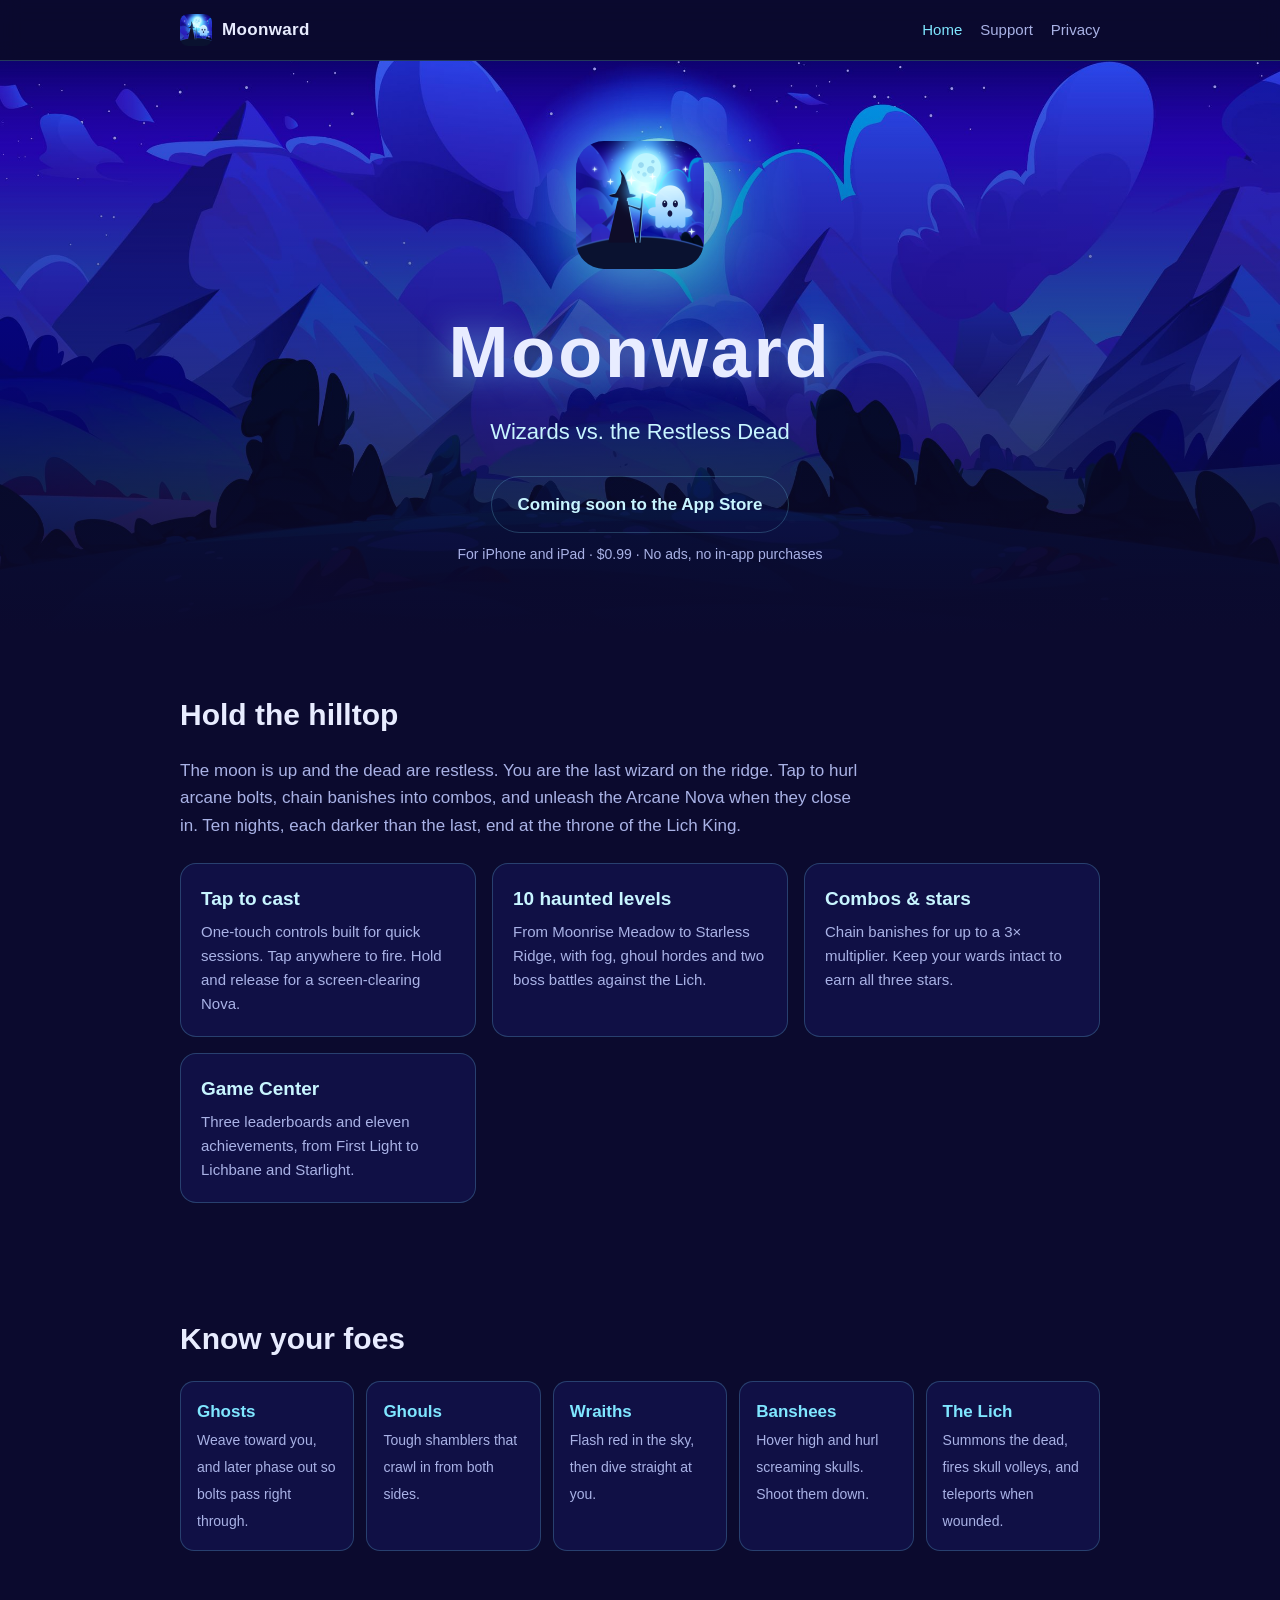
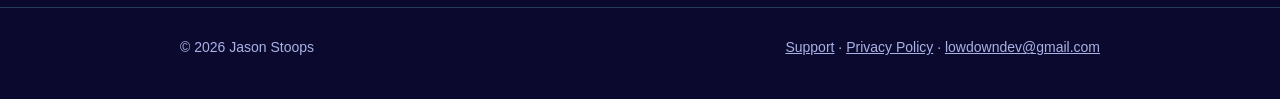
<file: index.html>
<!doctype html>
<html lang="en">
<head>
  <meta charset="utf-8">
  <meta name="viewport" content="width=device-width, initial-scale=1">
  <title>Moonward — Wizards vs. the Restless Dead</title>
  <meta name="description" content="Moonward is a moonlit arcade game for iPhone and iPad. Hold the hilltop as a wizard against ghosts, ghouls, wraiths, banshees and the Lich across 10 levels.">
  <meta property="og:title" content="Moonward — Wizards vs. the Restless Dead">
  <meta property="og:description" content="Hold the moonlit hilltop against the restless dead. 10 levels, 2 boss fights, Game Center leaderboards and achievements.">
  <meta property="og:image" content="icon.png">
  <link rel="icon" href="favicon.png">
  <link rel="apple-touch-icon" href="apple-touch-icon.png">
  <link rel="stylesheet" href="style.css">
</head>
<body>
  <header class="topbar">
    <div class="wrap">
      <a class="brand" href="./"><img src="favicon.png" alt=""><span>Moonward</span></a>
      <nav class="nav">
        <a href="./" aria-current="page">Home</a>
        <a href="support.html">Support</a>
        <a href="privacy.html">Privacy</a>
      </nav>
    </div>
  </header>

  <div class="hero" style="background-image:url('hero.jpg')">
    <div class="wrap">
      <img class="appicon" src="icon.png" alt="Moonward app icon">
      <h1>Moonward</h1>
      <p class="tag">Wizards vs. the Restless Dead</p>
      <span class="btn soon">Coming soon to the App Store</span>
      <p class="note">For iPhone and iPad &middot; $0.99 &middot; No ads, no in-app purchases</p>
    </div>
  </div>

  <main>
    <section>
      <div class="wrap">
        <h2>Hold the hilltop</h2>
        <p class="lead">The moon is up and the dead are restless. You are the last wizard on the ridge. Tap to hurl arcane bolts, chain banishes into combos, and unleash the Arcane Nova when they close in. Ten nights, each darker than the last, end at the throne of the Lich King.</p>
        <div class="grid" style="margin-top:24px">
          <div class="card"><h3>Tap to cast</h3><p>One-touch controls built for quick sessions. Tap anywhere to fire. Hold and release for a screen-clearing Nova.</p></div>
          <div class="card"><h3>10 haunted levels</h3><p>From Moonrise Meadow to Starless Ridge, with fog, ghoul hordes and two boss battles against the Lich.</p></div>
          <div class="card"><h3>Combos &amp; stars</h3><p>Chain banishes for up to a 3&times; multiplier. Keep your wards intact to earn all three stars.</p></div>
          <div class="card"><h3>Game Center</h3><p>Three leaderboards and eleven achievements, from First Light to Lichbane and Starlight.</p></div>
        </div>
      </div>
    </section>

    <section>
      <div class="wrap">
        <h2>Know your foes</h2>
        <div class="foes">
          <div class="foe"><strong>Ghosts</strong><span>Weave toward you, and later phase out so bolts pass right through.</span></div>
          <div class="foe"><strong>Ghouls</strong><span>Tough shamblers that crawl in from both sides.</span></div>
          <div class="foe"><strong>Wraiths</strong><span>Flash red in the sky, then dive straight at you.</span></div>
          <div class="foe"><strong>Banshees</strong><span>Hover high and hurl screaming skulls. Shoot them down.</span></div>
          <div class="foe"><strong>The Lich</strong><span>Summons the dead, fires skull volleys, and teleports when wounded.</span></div>
        </div>
      </div>
    </section>
  </main>

  <footer>
    <div class="wrap">
      <span>&copy; 2026 Jason Stoops</span>
      <span><a href="support.html">Support</a> &middot; <a href="privacy.html">Privacy Policy</a> &middot; <a href="mailto:lowdowndev@gmail.com">lowdowndev@gmail.com</a></span>
    </div>
  </footer>
</body>
</html>
</file>
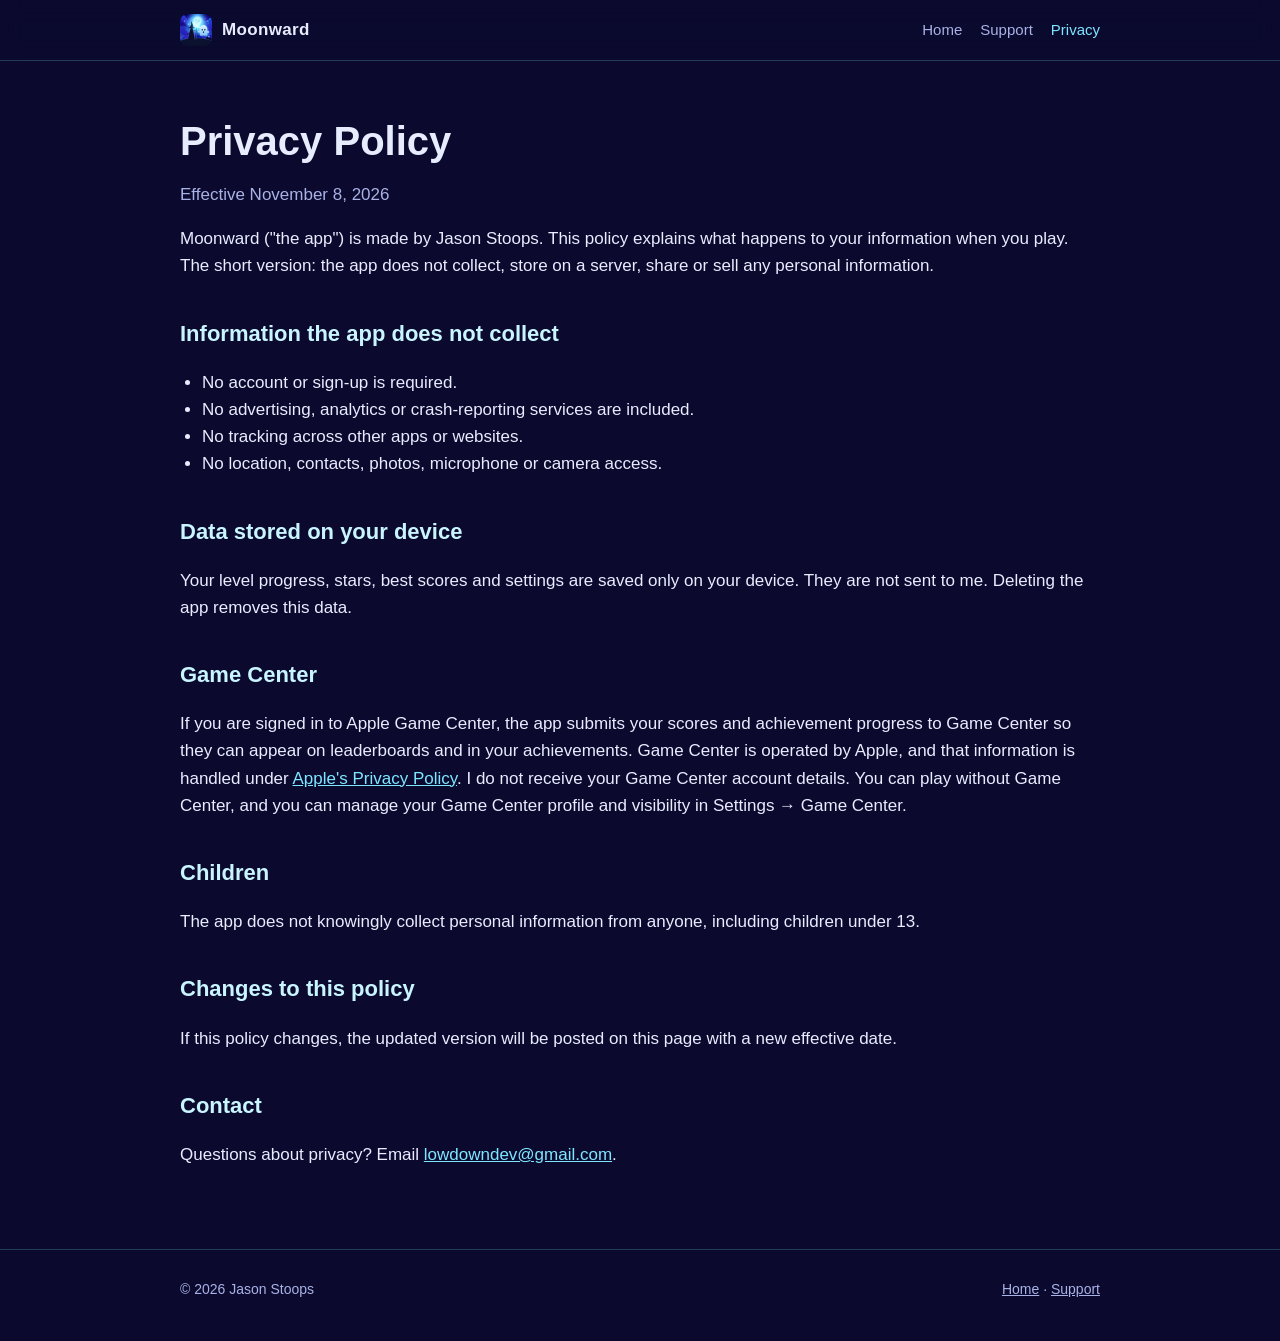
<file: privacy.html>
<!doctype html>
<html lang="en">
<head>
  <meta charset="utf-8">
  <meta name="viewport" content="width=device-width, initial-scale=1">
  <title>Moonward Privacy Policy</title>
  <meta name="description" content="Privacy policy for the Moonward game for iPhone and iPad.">
  <link rel="icon" href="favicon.png">
  <link rel="apple-touch-icon" href="apple-touch-icon.png">
  <link rel="stylesheet" href="style.css">
</head>
<body>
  <header class="topbar">
    <div class="wrap">
      <a class="brand" href="./"><img src="favicon.png" alt=""><span>Moonward</span></a>
      <nav class="nav">
        <a href="./">Home</a>
        <a href="support.html">Support</a>
        <a href="privacy.html" aria-current="page">Privacy</a>
      </nav>
    </div>
  </header>

  <main class="page">
    <div class="wrap">
      <h1>Privacy Policy</h1>
      <p class="updated">Effective November 8, 2026</p>

      <p>Moonward ("the app") is made by Jason Stoops. This policy explains what happens to your information when you play. The short version: the app does not collect, store on a server, share or sell any personal information.</p>

      <h2>Information the app does not collect</h2>
      <ul>
        <li>No account or sign-up is required.</li>
        <li>No advertising, analytics or crash-reporting services are included.</li>
        <li>No tracking across other apps or websites.</li>
        <li>No location, contacts, photos, microphone or camera access.</li>
      </ul>

      <h2>Data stored on your device</h2>
      <p>Your level progress, stars, best scores and settings are saved only on your device. They are not sent to me. Deleting the app removes this data.</p>

      <h2>Game Center</h2>
      <p>If you are signed in to Apple Game Center, the app submits your scores and achievement progress to Game Center so they can appear on leaderboards and in your achievements. Game Center is operated by Apple, and that information is handled under <a href="https://www.apple.com/legal/privacy/">Apple's Privacy Policy</a>. I do not receive your Game Center account details. You can play without Game Center, and you can manage your Game Center profile and visibility in Settings &rarr; Game Center.</p>

      <h2>Children</h2>
      <p>The app does not knowingly collect personal information from anyone, including children under 13.</p>

      <h2>Changes to this policy</h2>
      <p>If this policy changes, the updated version will be posted on this page with a new effective date.</p>

      <h2>Contact</h2>
      <p>Questions about privacy? Email <a href="mailto:lowdowndev@gmail.com?subject=Moonward%20Privacy">lowdowndev@gmail.com</a>.</p>
    </div>
  </main>

  <footer>
    <div class="wrap">
      <span>&copy; 2026 Jason Stoops</span>
      <span><a href="./">Home</a> &middot; <a href="support.html">Support</a></span>
    </div>
  </footer>
</body>
</html>
</file>
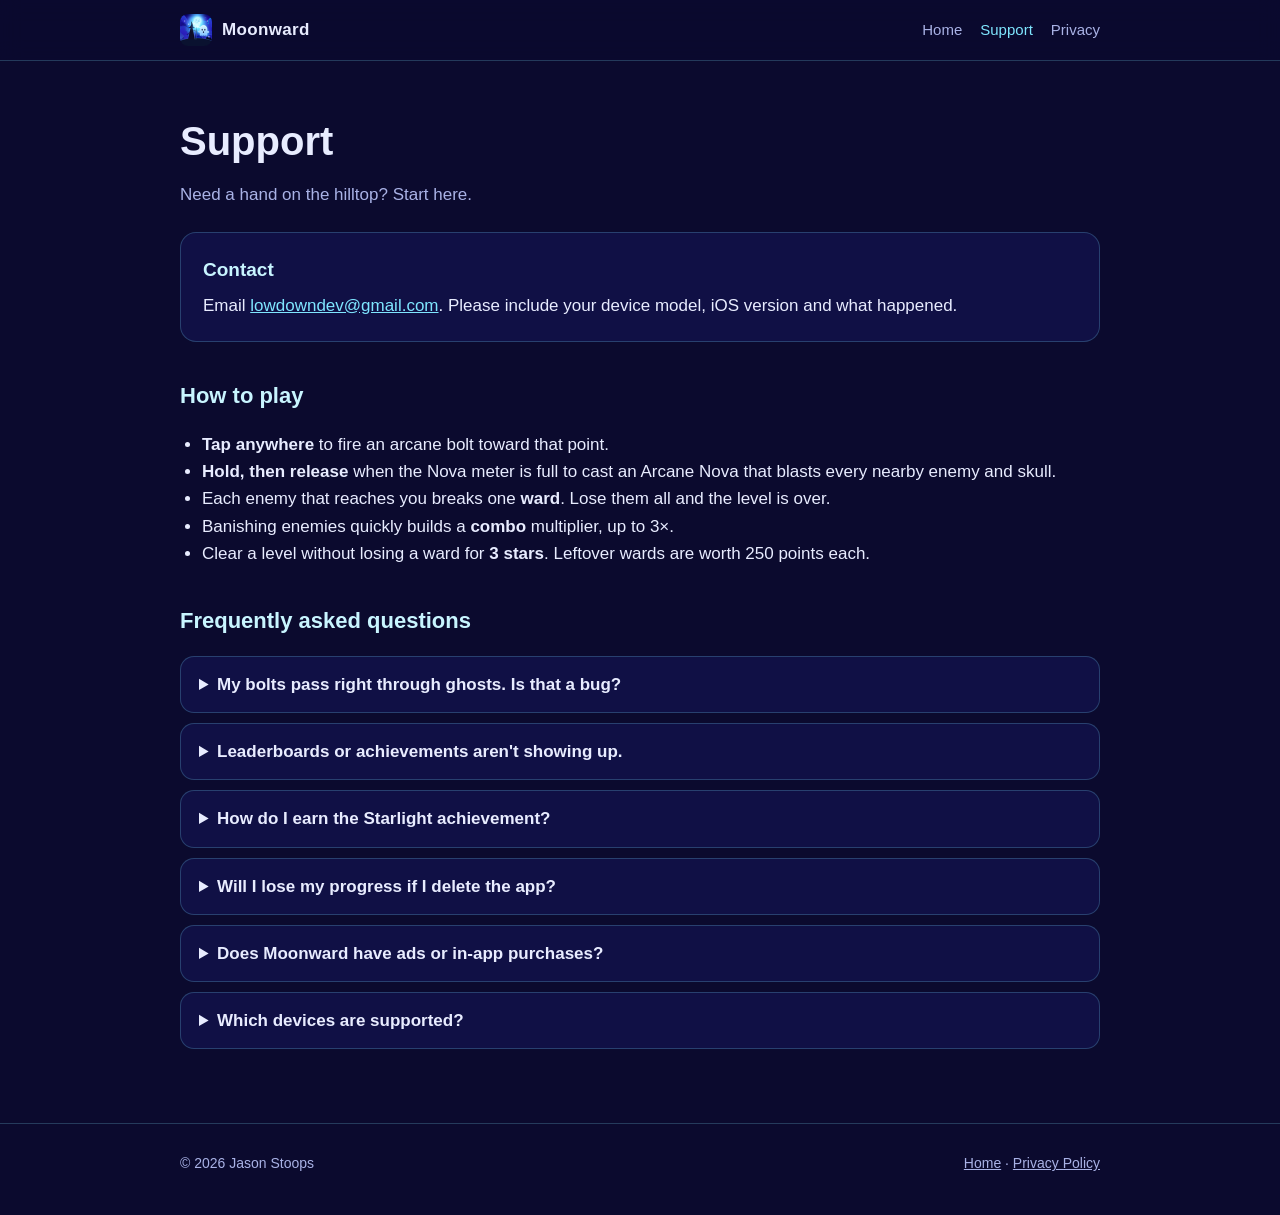
<file: support.html>
<!doctype html>
<html lang="en">
<head>
  <meta charset="utf-8">
  <meta name="viewport" content="width=device-width, initial-scale=1">
  <title>Moonward Support</title>
  <meta name="description" content="Help and contact for Moonward, the moonlit wizard arcade game for iPhone and iPad.">
  <link rel="icon" href="favicon.png">
  <link rel="apple-touch-icon" href="apple-touch-icon.png">
  <link rel="stylesheet" href="style.css">
</head>
<body>
  <header class="topbar">
    <div class="wrap">
      <a class="brand" href="./"><img src="favicon.png" alt=""><span>Moonward</span></a>
      <nav class="nav">
        <a href="./">Home</a>
        <a href="support.html" aria-current="page">Support</a>
        <a href="privacy.html">Privacy</a>
      </nav>
    </div>
  </header>

  <main class="page">
    <div class="wrap">
      <h1>Support</h1>
      <p class="updated">Need a hand on the hilltop? Start here.</p>

      <div class="contact">
        <h3>Contact</h3>
        <p style="margin:0">Email <a href="mailto:lowdowndev@gmail.com?subject=Moonward%20Support">lowdowndev@gmail.com</a>. Please include your device model, iOS version and what happened.</p>
      </div>

      <h2>How to play</h2>
      <ul>
        <li><strong>Tap anywhere</strong> to fire an arcane bolt toward that point.</li>
        <li><strong>Hold, then release</strong> when the Nova meter is full to cast an Arcane Nova that blasts every nearby enemy and skull.</li>
        <li>Each enemy that reaches you breaks one <strong>ward</strong>. Lose them all and the level is over.</li>
        <li>Banishing enemies quickly builds a <strong>combo</strong> multiplier, up to 3&times;.</li>
        <li>Clear a level without losing a ward for <strong>3 stars</strong>. Leftover wards are worth 250 points each.</li>
      </ul>

      <h2>Frequently asked questions</h2>
      <div class="faq">
        <details>
          <summary>My bolts pass right through ghosts. Is that a bug?</summary>
          <p>No. From level 2, ghosts phase out for a moment. Wait until they become solid again, then fire.</p>
        </details>
        <details>
          <summary>Leaderboards or achievements aren't showing up.</summary>
          <p>Make sure you're signed in to Game Center in Settings &rarr; Game Center, and that you're online. Achievement progress earned offline is saved on your device and sent the next time Game Center is available.</p>
        </details>
        <details>
          <summary>How do I earn the Starlight achievement?</summary>
          <p>Earn 3 stars on all 10 levels (30 stars). Replay any level from level select to improve your stars.</p>
        </details>
        <details>
          <summary>Will I lose my progress if I delete the app?</summary>
          <p>Level progress and stars are stored on your device, so deleting the app resets them. Your Game Center scores and achievements stay with your Game Center account.</p>
        </details>
        <details>
          <summary>Does Moonward have ads or in-app purchases?</summary>
          <p>No. Moonward is a one-time purchase with no ads, no in-app purchases and no tracking.</p>
        </details>
        <details>
          <summary>Which devices are supported?</summary>
          <p>iPhone and iPad running iOS / iPadOS 16 or later. The game plays in landscape.</p>
        </details>
      </div>
    </div>
  </main>

  <footer>
    <div class="wrap">
      <span>&copy; 2026 Jason Stoops</span>
      <span><a href="./">Home</a> &middot; <a href="privacy.html">Privacy Policy</a></span>
    </div>
  </footer>
</body>
</html>
</file>
<file: style.css>
:root {
  --night: #0b0a2e;
  --deep: #14136b;
  --indigo: #2b2bd6;
  --glow: #7fe6ff;
  --moon: #c8f5ff;
  --text: #e8ecff;
  --muted: #a9b2e6;
  --card: rgba(18, 20, 80, 0.72);
  --line: rgba(127, 230, 255, 0.22);
}

* { box-sizing: border-box; }

html, body { margin: 0; padding: 0; }

body {
  background: var(--night);
  color: var(--text);
  font-family: -apple-system, BlinkMacSystemFont, "SF Pro Text", "Segoe UI", Roboto, Helvetica, Arial, sans-serif;
  line-height: 1.6;
  font-size: 17px;
  -webkit-font-smoothing: antialiased;
}

a { color: var(--glow); }
a:hover { color: #fff; }

.wrap { max-width: 960px; margin: 0 auto; padding: 0 20px; }

/* Top bar */
.topbar {
  position: sticky; top: 0; z-index: 10;
  background: rgba(11, 10, 46, 0.85);
  backdrop-filter: blur(10px);
  -webkit-backdrop-filter: blur(10px);
  border-bottom: 1px solid var(--line);
}
.topbar .wrap { display: flex; align-items: center; justify-content: space-between; height: 60px; }
.brand { display: flex; align-items: center; gap: 10px; color: var(--text); text-decoration: none; font-weight: 700; letter-spacing: 0.02em; }
.brand img { width: 32px; height: 32px; border-radius: 8px; }
.nav { display: flex; gap: 18px; }
.nav a { color: var(--muted); text-decoration: none; font-size: 15px; }
.nav a:hover, .nav a[aria-current="page"] { color: var(--glow); }

/* Hero */
.hero {
  position: relative;
  min-height: 560px;
  display: flex; align-items: flex-end;
  background: url("hero.jpg") center 30% / cover no-repeat;
}
.hero::after {
  content: ""; position: absolute; inset: 0;
  background: linear-gradient(180deg, rgba(11,10,46,0.1) 0%, rgba(11,10,46,0.45) 55%, var(--night) 100%);
}
.hero .wrap { position: relative; z-index: 1; padding-top: 80px; padding-bottom: 56px; text-align: center; }
.hero .appicon { width: 128px; height: 128px; border-radius: 28px; box-shadow: 0 0 60px rgba(127,230,255,0.45); }
.hero h1 { font-size: clamp(40px, 8vw, 72px); margin: 18px 0 4px; letter-spacing: 0.04em; text-shadow: 0 0 30px rgba(127,230,255,0.5); }
.hero .tag { font-size: clamp(18px, 3vw, 22px); color: var(--moon); margin: 0 0 26px; }

.btn {
  display: inline-block; padding: 14px 26px; border-radius: 999px;
  background: linear-gradient(180deg, #8ff0ff, #3fb6ff);
  color: #071040; font-weight: 700; text-decoration: none;
  box-shadow: 0 0 30px rgba(127,230,255,0.4);
}
.btn:hover { color: #071040; filter: brightness(1.08); }
.btn.soon { background: transparent; color: var(--moon); border: 1px solid var(--line); box-shadow: none; }
.note { color: var(--muted); font-size: 14px; margin-top: 10px; }

/* Sections */
section { padding: 56px 0; }
h2 { font-size: 30px; margin: 0 0 18px; }
h3 { margin: 0 0 6px; font-size: 19px; color: var(--moon); }
.lead { color: var(--muted); max-width: 680px; }

.grid { display: grid; grid-template-columns: repeat(auto-fit, minmax(230px, 1fr)); gap: 16px; }
.card {
  background: var(--card);
  border: 1px solid var(--line);
  border-radius: 16px;
  padding: 20px;
}
.card p { margin: 0; color: var(--muted); font-size: 15px; }

.foes { display: grid; grid-template-columns: repeat(auto-fit, minmax(170px, 1fr)); gap: 12px; }
.foe { background: var(--card); border: 1px solid var(--line); border-radius: 14px; padding: 16px; }
.foe strong { display: block; color: var(--glow); }
.foe span { color: var(--muted); font-size: 14px; }

/* Text pages */
.page { padding: 48px 0 64px; }
.page h1 { font-size: 40px; margin: 0 0 8px; }
.page .updated { color: var(--muted); margin-top: 0; }
.page h2 { font-size: 22px; margin-top: 36px; color: var(--moon); }
.page ul { padding-left: 22px; }
.faq details {
  background: var(--card); border: 1px solid var(--line); border-radius: 14px;
  padding: 14px 18px; margin-bottom: 10px;
}
.faq summary { cursor: pointer; font-weight: 600; }
.faq details p { color: var(--muted); margin: 10px 0 0; }
.contact {
  background: var(--card); border: 1px solid var(--line); border-radius: 16px; padding: 22px; margin: 24px 0;
}

footer { border-top: 1px solid var(--line); padding: 28px 0 40px; color: var(--muted); font-size: 14px; }
footer .wrap { display: flex; flex-wrap: wrap; gap: 14px; justify-content: space-between; }
footer a { color: var(--muted); }

@media (max-width: 520px) {
  .nav { gap: 12px; }
  .nav a { font-size: 14px; }
  .brand span { display: none; }
  .hero { min-height: 480px; }
}
</file>
